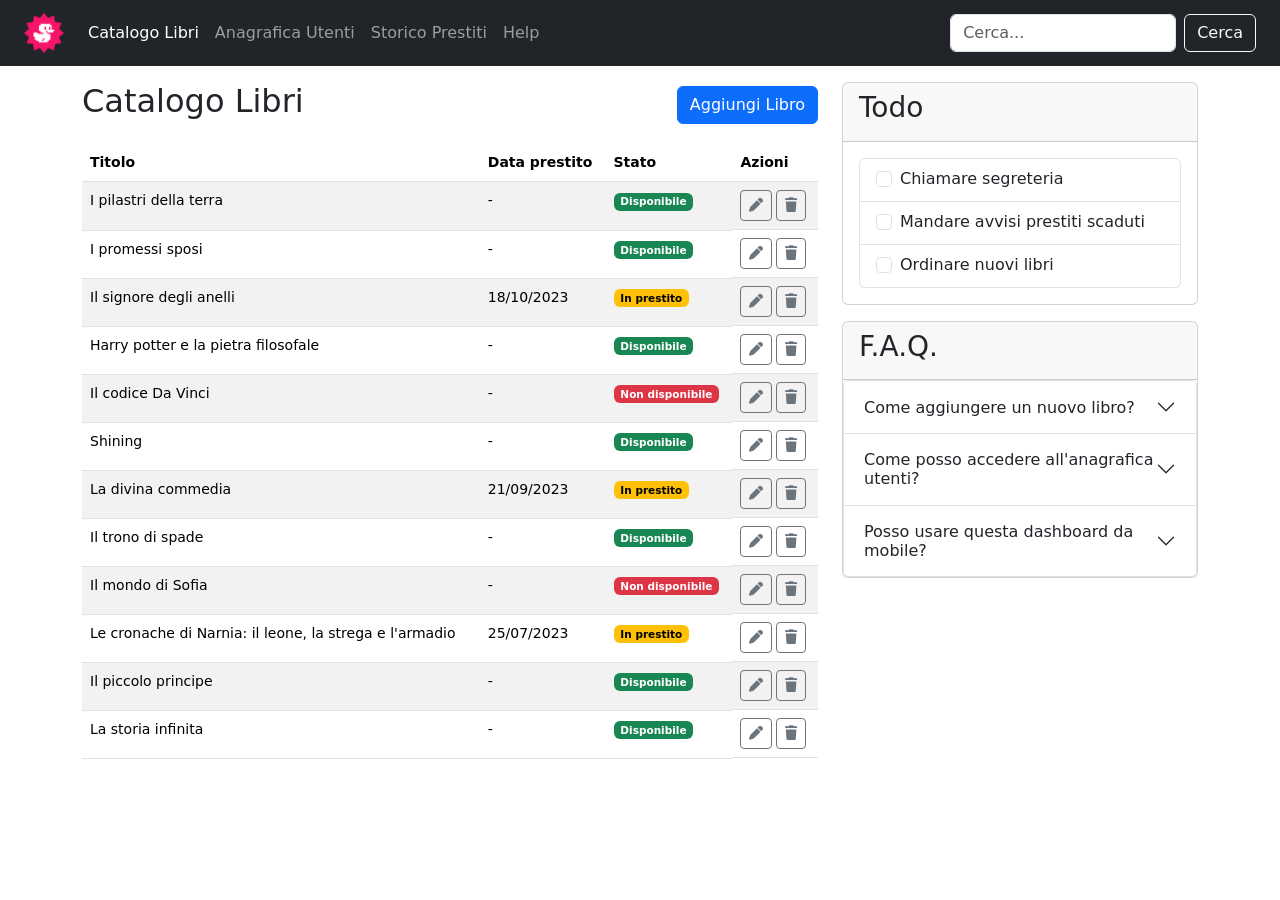
<file: index.html>
<!DOCTYPE html>
<html lang="it">

<head>
    <meta charset="UTF-8">
    <meta name="viewport" content="width=device-width, initial-scale=1.0">
    <title>bootstrap dashboard</title>
    <link href="https://cdn.jsdelivr.net/npm/bootstrap@5.3.8/dist/css/bootstrap.min.css" rel="stylesheet"
        integrity="sha384-sRIl4kxILFvY47J16cr9ZwB07vP4J8+LH7qKQnuqkuIAvNWLzeN8tE5YBujZqJLB" crossorigin="anonymous">
    <link rel="stylesheet" href="https://cdnjs.cloudflare.com/ajax/libs/font-awesome/6.5.0/css/all.min.css">

    <link rel="stylesheet" href="./style/index.css">
</head>

<body>
    <header>
        <nav class="navbar navbar-expand-lg bg-dark navbar-dark">
            <div class="container-fluid px-4">
                <a class="navbar-brand d-flex align-items-center gap-2" href="./index.html">
                    <img src="./img/duck.png" alt="Logo" class="header-logo">
                </a>
                <button class="navbar-toggler" type="button" data-bs-toggle="collapse" data-bs-target="#navMenu"
                    aria-controls="navMenu" aria-expanded="false" aria-label="Toggle navigation">
                    <span class="navbar-toggler-icon"></span>
                </button>
                <div class="collapse navbar-collapse" id="navMenu">
                    <ul class="navbar-nav me-auto mb-2 mb-lg-0">
                        <li class="nav-item">
                            <a class="nav-link text-white" href="./index-offcanvas.html">Catalogo Libri</a>
                        </li>
                        <li class="nav-item">
                            <a class="nav-link " href="./anagrafica-utenti.html">Anagrafica Utenti</a>
                        </li>
                        <li class="nav-item">
                            <a class="nav-link" href="#">Storico Prestiti</a>
                        </li>
                        <li class="nav-item">
                            <a class="nav-link" href="#">Help</a>
                        </li>
                    </ul>
                    <form class="d-flex gap-2" role="search">
                        <input class="form-control" type="search" placeholder="Cerca...">
                        <button class="btn btn-outline-light" type="submit">Cerca</button>
                    </form>
                </div>
            </div>
        </nav>
    </header>

    <main>
        <div class="container">
            <div class="row">
                <div class="col-12 col-lg-8">
                    <div class="d-flex justify-content-between align-items-center mb-3 mt-3">
                        <h2>Catalogo Libri</h2>
                        <button class="btn btn-primary">
                            <a class="text-white text-decoration-none" href="./nuovo-libro.html">Aggiungi Libro</a>
                        </button>
                    </div>
                    <table class="table table-striped table-1 small">
                        <thead>
                            <tr>
                                <th scope="col">Titolo</th>
                                <th scope="col">Data prestito</th>
                                <th scope="col">Stato</th>
                                <th scope="col">Azioni</th>
                            </tr>
                        </thead>
                        <tbody>
                            <tr>
                                <td>I pilastri della terra</td>
                                <td>-</td>
                                <td><span class="badge text-bg-success">Disponibile</span></td>
                                <td class="d-flex flex-nowrap gap-1">
                                    <button class="btn btn-sm btn-outline-secondary">
                                        <i class="fa-solid fa-pen"></i>
                                    </button>
                                    <button class="btn btn-sm btn-outline-secondary">
                                        <i class="fa-solid fa-trash"></i>
                                    </button>
                                </td>
                            </tr>
                            <tr>
                                <td>I promessi sposi</td>
                                <td>-</td>
                                <td><span class="badge text-bg-success">Disponibile</span></td>
                                <td class="d-flex flex-nowrap gap-1">
                                    <button class="btn btn-sm btn-outline-secondary">
                                        <i class="fa-solid fa-pen"></i>
                                    </button>
                                    <button class="btn btn-sm btn-outline-secondary">
                                        <i class="fa-solid fa-trash"></i>
                                    </button>
                                </td>
                            </tr>
                            <tr>
                                <td>Il signore degli anelli</td>
                                <td>18/10/2023</td>
                                <td><span class="badge text-bg-warning">In prestito</span></td>
                                <td class="d-flex flex-nowrap gap-1">
                                    <button class="btn btn-sm btn-outline-secondary">
                                        <i class="fa-solid fa-pen"></i>
                                    </button>
                                    <button class="btn btn-sm btn-outline-secondary">
                                        <i class="fa-solid fa-trash"></i>
                                    </button>
                                </td>
                            </tr>
                            <tr>
                                <td>Harry potter e la pietra filosofale</td>
                                <td>-</td>
                                <td><span class="badge text-bg-success">Disponibile</span></td>
                                <td class="d-flex flex-nowrap gap-1">
                                    <button class="btn btn-sm btn-outline-secondary">
                                        <i class="fa-solid fa-pen"></i>
                                    </button>
                                    <button class="btn btn-sm btn-outline-secondary">
                                        <i class="fa-solid fa-trash"></i>
                                    </button>
                                </td>
                            </tr>
                            <tr>
                                <td>Il codice Da Vinci</td>
                                <td>-</td>
                                <td><span class="badge text-bg-danger">Non disponibile</span></td>
                                <td class="d-flex flex-nowrap gap-1">
                                    <button class="btn btn-sm btn-outline-secondary">
                                        <i class="fa-solid fa-pen"></i>
                                    </button>
                                    <button class="btn btn-sm btn-outline-secondary">
                                        <i class="fa-solid fa-trash"></i>
                                    </button>
                                </td>
                            </tr>
                            <tr>
                                <td>Shining</td>
                                <td>-</td>
                                <td><span class="badge text-bg-success">Disponibile</span></td>
                                <td class="d-flex flex-nowrap gap-1">
                                    <button class="btn btn-sm btn-outline-secondary">
                                        <i class="fa-solid fa-pen"></i>
                                    </button>
                                    <button class="btn btn-sm btn-outline-secondary">
                                        <i class="fa-solid fa-trash"></i>
                                    </button>
                                </td>
                            </tr>
                            <tr>
                                <td>La divina commedia</td>
                                <td>21/09/2023</td>
                                <td><span class="badge text-bg-warning">In prestito</span></td>
                                <td class="d-flex flex-nowrap gap-1">
                                    <button class="btn btn-sm btn-outline-secondary">
                                        <i class="fa-solid fa-pen"></i>
                                    </button>
                                    <button class="btn btn-sm btn-outline-secondary">
                                        <i class="fa-solid fa-trash"></i>
                                    </button>
                                </td>
                            </tr>
                            <tr>
                                <td>Il trono di spade</td>
                                <td>-</td>
                                <td><span class="badge text-bg-success">Disponibile</span></td>
                                <td class="d-flex flex-nowrap gap-1">
                                    <button class="btn btn-sm btn-outline-secondary">
                                        <i class="fa-solid fa-pen"></i>
                                    </button>
                                    <button class="btn btn-sm btn-outline-secondary">
                                        <i class="fa-solid fa-trash"></i>
                                    </button>
                                </td>
                            </tr>
                            <tr>
                                <td>Il mondo di Sofia</td>
                                <td>-</td>
                                <td><span class="badge text-bg-danger">Non disponibile</span></td>
                                <td class="d-flex flex-nowrap gap-1">
                                    <button class="btn btn-sm btn-outline-secondary">
                                        <i class="fa-solid fa-pen"></i>
                                    </button>
                                    <button class="btn btn-sm btn-outline-secondary">
                                        <i class="fa-solid fa-trash"></i>
                                    </button>
                                </td>
                            </tr>
                            <tr>
                                <td>Le cronache di Narnia: il leone, la strega e l'armadio</td>
                                <td>25/07/2023</td>
                                <td><span class="badge text-bg-warning">In prestito</span></td>
                                <td class="d-flex flex-nowrap gap-1">
                                    <button class="btn btn-sm btn-outline-secondary">
                                        <i class="fa-solid fa-pen"></i>
                                    </button>
                                    <button class="btn btn-sm btn-outline-secondary">
                                        <i class="fa-solid fa-trash"></i>
                                    </button>
                                </td>
                            </tr>
                            <tr>
                                <td>Il piccolo principe</td>
                                <td>-</td>
                                <td><span class="badge text-bg-success">Disponibile</span></td>
                                <td class="d-flex flex-nowrap gap-1">
                                    <button class="btn btn-sm btn-outline-secondary">
                                        <i class="fa-solid fa-pen"></i>
                                    </button>
                                    <button class="btn btn-sm btn-outline-secondary">
                                        <i class="fa-solid fa-trash"></i>
                                    </button>
                                </td>
                            </tr>
                            <tr>
                                <td>La storia infinita</td>
                                <td>-</td>
                                <td><span class="badge text-bg-success">Disponibile</span></td>
                                <td class="d-flex flex-nowrap gap-1">
                                    <button class="btn btn-sm btn-outline-secondary">
                                        <i class="fa-solid fa-pen"></i>
                                    </button>
                                    <button class="btn btn-sm btn-outline-secondary">
                                        <i class="fa-solid fa-trash"></i>
                                    </button>
                                </td>
                            </tr>
                        </tbody>
                    </table>
                </div>
                <div class="col-12 col-lg-4 mb-3 mt-3">
                    <div class="card mb-3">
                        <div class="card-header">
                            <h3>Todo</h3>
                        </div>
                        <div class="card-body">
                            <ul class="list-group list-group">
                                <li class="list-group-item">
                                    <div class="form-check">
                                        <input class="form-check-input" type="checkbox" id="check1">
                                        <label class="form-check-label" for="check1">Chiamare segreteria</label>
                                    </div>
                                </li>
                                <li class="list-group-item">
                                    <div class="form-check">
                                        <input class="form-check-input" type="checkbox" id="check2">
                                        <label class="form-check-label" for="check2">Mandare avvisi prestiti scaduti</label>
                                    </div>
                                </li>
                                <li class="list-group-item">
                                    <div class="form-check">
                                        <input class="form-check-input" type="checkbox" id="check2">
                                        <label class="form-check-label" for="check2">Ordinare nuovi libri</label>
                                    </div>
                                </li>
                            </ul>
                        </div>
                    </div>
                    <div class="card">
                        <div class="card-header">
                            <h3>F.A.Q.</h3>
                            </div>
                        <div class="accordion" id="faq">
                            <div class="accordion-item">
                                <h2 class="accordion-header">
                                    <button class="accordion-button collapsed" data-bs-toggle="collapse" data-bs-target="#faq1">
                                        Come aggiungere un nuovo libro?
                                    </button>
                                </h2>
                                <div id="faq1" class="accordion-collapse collapse " data-bs-parent="#faq">
                                    <div class="accordion-body">Eh speravi in una risposta? Anch'io, ma non si puó avere tutto.</div>
                                </div>
                            </div>
                            <div class="accordion-item">
                                <h2 class="accordion-header">
                                    <button class="accordion-button collapsed" data-bs-toggle="collapse" data-bs-target="#faq2">
                                        Come posso accedere all'anagrafica utenti?
                                    </button>
                                </h2>
                                <div id="faq2" class="accordion-collapse collapse" data-bs-parent="#faq">
                                    <div class="accordion-body">Basta andare al comune, ufficio 4 in fondo a destra</div>
                                </div>
                            </div>
                            <div class="accordion-item">
                                <h2 class="accordion-header">
                                    <button class="accordion-button collapsed" data-bs-toggle="collapse" data-bs-target="#faq3">
                                        Posso usare questa dashboard da mobile?
                                    </button>
                                </h2>
                                <div id="faq3" class="accordion-collapse collapse" data-bs-parent="#faq">
                                    <div class="accordion-body">Si spera di si</div>
                                </div>
                            </div>
                        </div>
                    </div>
                </div>
            </div>
    </main>
    <script src="https://cdn.jsdelivr.net/npm/bootstrap@5.3.8/dist/js/bootstrap.bundle.min.js"
        integrity="sha384-FKyoEForCGlyvwx9Hj09JcYn3nv7wiPVlz7YYwJrWVcXK/BmnVDxM+D2scQbITxI"
        crossorigin="anonymous"></script>
</body>

</html>
</file>
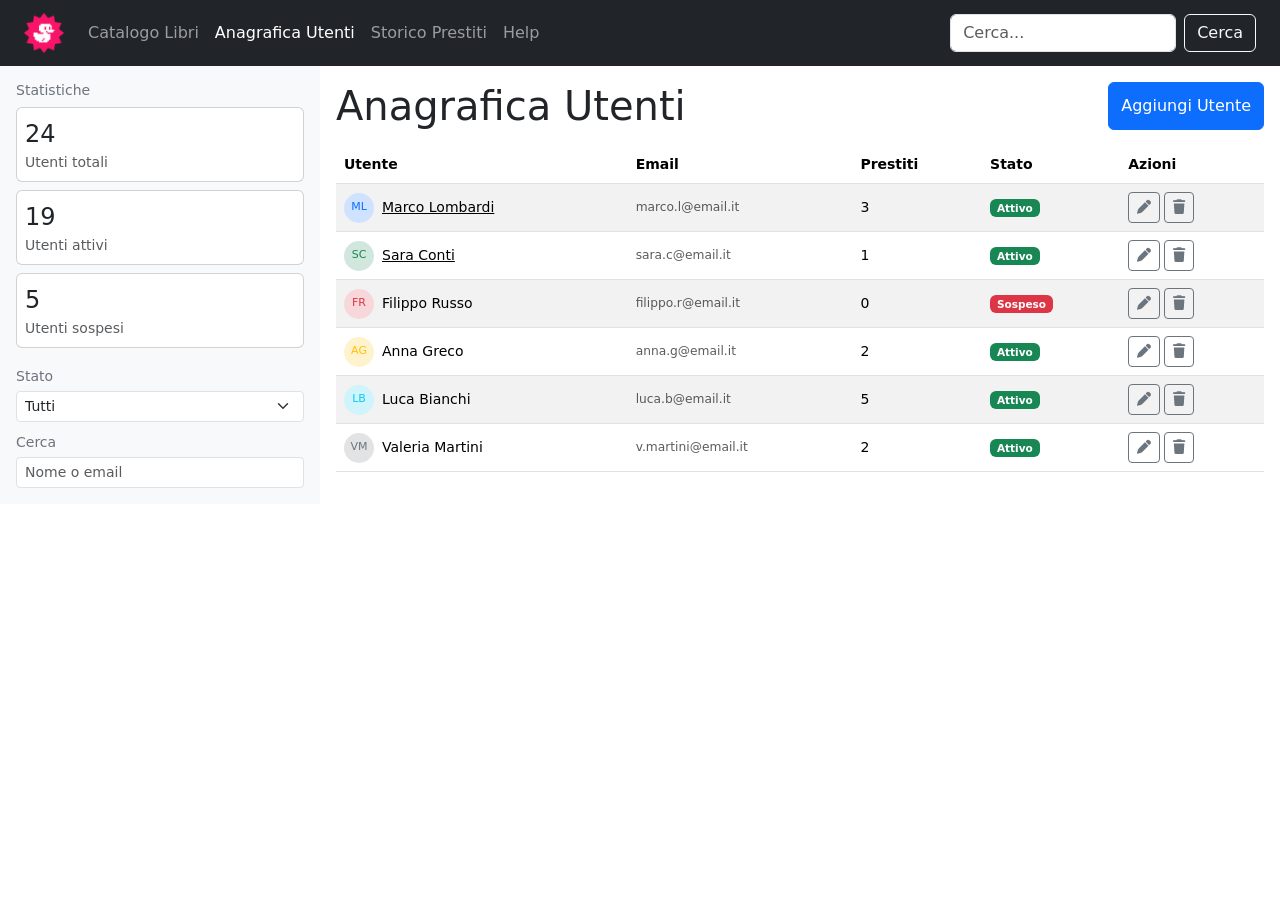
<file: anagrafica-utenti.html>
<!DOCTYPE html>
<html lang="it">

<head>
    <meta charset="UTF-8">
    <meta name="viewport" content="width=device-width, initial-scale=1.0">
    <title>Anagrafica Utenti</title>
    <link href="https://cdn.jsdelivr.net/npm/bootstrap@5.3.8/dist/css/bootstrap.min.css" rel="stylesheet"
        integrity="sha384-sRIl4kxILFvY47J16cr9ZwB07vP4J8+LH7qKQnuqkuIAvNWLzeN8tE5YBujZqJLB" crossorigin="anonymous">
    <link rel="stylesheet" href="https://cdnjs.cloudflare.com/ajax/libs/font-awesome/6.5.0/css/all.min.css">

    <link rel="stylesheet" href="./style/index.css">
</head>

<body>
    <header>
        <nav class="navbar navbar-expand-lg bg-dark navbar-dark">
            <div class="container-fluid px-4">
                <a class="navbar-brand d-flex align-items-center gap-2" href="./index.html">
                    <img src="./img/duck.png" alt="Logo" class="header-logo">
                </a>
                <button class="navbar-toggler" type="button" data-bs-toggle="collapse" data-bs-target="#navMenu"
                    aria-controls="navMenu" aria-expanded="false" aria-label="Toggle navigation">
                    <span class="navbar-toggler-icon"></span>
                </button>
                <div class="collapse navbar-collapse" id="navMenu">
                    <ul class="navbar-nav me-auto mb-2 mb-lg-0">
                        <li class="nav-item">
                            <a class="nav-link" href="./index-offcanvas.html">Catalogo Libri</a>
                        </li>
                        <li class="nav-item">
                            <a class="nav-link text-white" href="./anagrafica-utenti.html">Anagrafica Utenti</a>
                        </li>
                        <li class="nav-item">
                            <a class="nav-link" href="#">Storico Prestiti</a>
                        </li>
                        <li class="nav-item">
                            <a class="nav-link" href="#">Help</a>
                        </li>
                    </ul>
                    <form class="d-flex gap-2" role="search">
                        <input class="form-control" type="search" placeholder="Cerca...">
                        <button class="btn btn-outline-light" type="submit">Cerca</button>
                    </form>
                </div>
            </div>
        </nav>
    </header>

    <div class="container-fluid p-0">
        <div class="row g-0">
            <aside class="col-md-3 d-none d-md-block p-3 bg-light">
                <h4 class="small fw-medium text-secondary mb-2">Statistiche</h4>
                <article class="card mb-2">
                    <div class="card-body p-2">
                        <strong class="fs-4 fw-medium">24</strong>
                        <small class="text-muted d-block">Utenti totali</small>
                    </div>
                </article>
                <article class="card mb-2">
                    <div class="card-body p-2">
                        <strong class="fs-4 fw-medium">19</strong>
                        <small class="text-muted d-block">Utenti attivi</small>
                    </div>
                </article>
                <article class="card mb-2">
                    <div class="card-body p-2">
                        <strong class="fs-4 fw-medium">5</strong>
                        <small class="text-muted d-block">Utenti sospesi</small>
                    </div>
                </article>
                <div class="mt-3">
                    <label for="stato-utente" class="form-label small text-secondary mb-1">Stato</label>
                    <select name="stato utente" id="stato-utente" class="form-select form-select-sm mb-2">
                        <option selected>Tutti</option>
                        <option>Attivo</option>
                        <option>Sospeso</option>
                    </select>
                    <label for="cerca-utente" class="form-label small text-secondary mb-1">Cerca</label>
                    <input type="text" class="form-control form-control-sm" placeholder="Nome o email"
                        id="cerca-utente">
                </div>
            </aside>
            <main class="col-12 col-md-9 p-3">
                <div class="d-flex justify-content-between aling-items-center mb-3">
                    <h1 class="fw-medium mb-0">Anagrafica Utenti</h1>
                    <button class="btn btn-primary">
                        <a class="text-white text-decoration-none" href="#">Aggiungi Utente</a>
                    </button>
                </div>
                <div class="d-flex d-md-none gap-2 mb-3">
                    <input type="text" class="form-control form-control-sm w-75" placeholder="cerca per nome o email">
                    <select name="stato utente" class="form-select form-select-sm w-25">
                        <option selected>Tutti gli stati</option>
                        <option>Attivo</option>
                        <option>Sospeso</option>
                    </select>
                </div>
                <div class="d-sm-none d-flex flex-column gap-2 ">
                    <div class="card border p-2">
                        <div class="d-flex align-items-center gap-2">
                            <div class="avatar-utente bg-primary-subtle text-primary">ML</div>
                            <div class="flex-grow-1 overflow-hidden">
                                <div class="fw-medium small text-truncate">Marco Lombardi</div>
                                <div class="text-muted small">marco.l@email.it - 3 prestiti</div>
                            </div>
                            <div class="d-flex flex-column align-items-center gap-1">
                                <span class="badge text-bg-success w-100">Attivo</span>
                                <div class="d-flex gap-1">
                                    <button class="btn btn-sm btn-outline-secondary">
                                        <i class="fa-solid fa-pen"></i>
                                    </button>
                                    <button class="btn btn-sm btn-outline-secondary">
                                        <i class="fa-solid fa-trash"></i>
                                    </button>
                                </div>
                            </div>
                        </div>
                    </div>
                    <div class="card border p-2">
                        <div class="d-flex align-items-center gap-2">
                            <div class="avatar-utente bg-success-subtle text-success">SC</div>
                            <div class="flex-grow-1 overflow-hidden">
                                <div class="fw-medium small text-truncate">Sara Conti</div>
                                <div class="text-muted small">sara.c@email.it - 1 prestito</div>
                            </div>
                            <div class="d-flex flex-column align-items-center gap-1">
                                <span class="badge text-bg-success w-100">Attivo</span>
                                <div class="d-flex gap-1">
                                    <button class="btn btn-sm btn-outline-secondary">
                                        <i class="fa-solid fa-pen"></i>
                                    </button>
                                    <button class="btn btn-sm btn-outline-secondary">
                                        <i class="fa-solid fa-trash"></i>
                                    </button>
                                </div>
                            </div>
                        </div>
                    </div>
                    <div class="card border p-2">
                        <div class="d-flex align-items-center gap-2">
                            <div class="avatar-utente bg-danger-subtle text-danger">FR</div>
                            <div class="flex-grow-1 overflow-hidden">
                                <div class="fw-medium small text-truncate">Filippo Russo</div>
                                <div class="text-muted small">filippo.r@email.it - 0 prestiti</div>
                            </div>
                            <div class="d-flex flex-column align-items-center gap-1">
                                <span class="badge text-bg-danger w-100">Sospeso</span>
                                <div class="d-flex gap-1">
                                    <button class="btn btn-sm btn-outline-secondary">
                                        <i class="fa-solid fa-pen"></i>
                                    </button>
                                    <button class="btn btn-sm btn-outline-secondary">
                                        <i class="fa-solid fa-trash"></i>
                                    </button>
                                </div>
                            </div>
                        </div>
                    </div>
                    <div class="card border p-2">
                        <div class="d-flex align-items-center gap-2">
                            <div class="avatar-utente bg-warning-subtle text-warning">AG</div>
                            <div class="flex-grow-1 overflow-hidden">
                                <div class="fw-medium small text-truncate">Anna Greco</div>
                                <div class="text-muted small">anna.g@email.it - 2 prestiti</div>
                            </div>
                            <div class="d-flex flex-column align-items-center gap-1">
                                <span class="badge text-bg-success w-100">Attivo</span>
                                <div class="d-flex gap-1">
                                    <button class="btn btn-sm btn-outline-secondary">
                                        <i class="fa-solid fa-pen"></i>
                                    </button>
                                    <button class="btn btn-sm btn-outline-secondary">
                                        <i class="fa-solid fa-trash"></i>
                                    </button>
                                </div>
                            </div>
                        </div>
                    </div>
                    <div class="card border p-2">
                        <div class="d-flex align-items-center gap-2">
                            <div class="avatar-utente bg-info-subtle text-info">LB</div>
                            <div class="flex-grow-1 overflow-hidden">
                                <div class="fw-medium small text-truncate">Luca Bianchi</div>
                                <div class="text-muted small">luca.b@email.it - 5 prestiti</div>
                            </div>
                            <div class="d-flex flex-column align-items-center gap-1">
                                <span class="badge text-bg-success w-100">Attivo</span>
                                <div class="d-flex gap-1">
                                    <button class="btn btn-sm btn-outline-secondary">
                                        <i class="fa-solid fa-pen"></i>
                                    </button>
                                    <button class="btn btn-sm btn-outline-secondary">
                                        <i class="fa-solid fa-trash"></i>
                                    </button>
                                </div>
                            </div>
                        </div>
                    </div>
                    <div class="card border p-2">
                        <div class="d-flex align-items-center gap-2">
                            <div class="avatar-utente bg-secondary-subtle text-secondary">VM</div>
                            <div class="flex-grow-1 overflow-hidden">
                                <div class="fw-medium small text-truncate">Valeria Martini</div>
                                <div class="text-muted small">v.martini@email.it - 2 prestiti</div>
                            </div>
                            <div class="d-flex flex-column align-items-center gap-1">
                                <span class="badge text-bg-success w-100">Attivo</span>
                                <div class="d-flex gap-1">
                                    <button class="btn btn-sm btn-outline-secondary">
                                        <i class="fa-solid fa-pen"></i>
                                    </button>
                                    <button class="btn btn-sm btn-outline-secondary">
                                        <i class="fa-solid fa-trash"></i>
                                    </button>
                                </div>
                            </div>
                        </div>
                    </div>
                </div>
                <div class="d-none d-sm-flex">
                    <div class="flex-grow-1">
                        <table class="table table-md table-striped align-middle mb-0 small">
                            <thead>
                                <tr>
                                    <th scope="col">Utente</th>
                                    <th scope="col">Email</th>
                                    <th scope="col">Prestiti</th>
                                    <th scope="col">Stato</th>
                                    <th scope="col">Azioni</th>
                                </tr>
                            </thead>
                            <tbody>
                                <tr class="">
                                    <td>
                                        <div class="d-flex align-items-center gap-2">
                                            <div class="avatar-utente bg-primary-subtle text-primary">ML</div>
                                            <span class="text-decoration-underline" style="cursor:pointer;"
                                                data-bs-toggle="offcanvas" data-bs-target="#user-detail-1">
                                                Marco Lombardi
                                            </span>
                                        </div>
                                    </td>
                                    <td class="text-muted small">marco.l@email.it</td>
                                    <td>3</td>
                                    <td><span class="badge text-bg-success">Attivo</span></td>
                                    <td>
                                        <div class="d-flex gap-1">
                                            <button class="btn btn-sm btn-outline-secondary">
                                                <i class="fa-solid fa-pen"></i>
                                            </button>
                                            <button class="btn btn-sm btn-outline-secondary">
                                                <i class="fa-solid fa-trash"></i>
                                            </button>
                                    </td>
                                </tr>
                                <tr>
                                    <td>
                                        <div class="d-flex align-items-center gap-2">
                                            <div class="avatar-utente bg-success-subtle text-success">SC</div>
                                            <span class="text-decoration-underline" style="cursor:pointer;"
                                                data-bs-toggle="offcanvas" data-bs-target="#user-detail-2">
                                                Sara Conti
                                            </span>
                                        </div>
                                    </td>
                                    <td class="text-muted small">sara.c@email.it</td>
                                    <td>1</td>
                                    <td><span class="badge text-bg-success">Attivo</span></td>
                                    <td>
                                        <div class="d-flex gap-1">
                                            <button class="btn btn-sm btn-outline-secondary">
                                                <i class="fa-solid fa-pen"></i>
                                            </button>
                                            <button class="btn btn-sm btn-outline-secondary">
                                                <i class="fa-solid fa-trash"></i>
                                            </button>
                                    </td>
                                </tr>
                                <tr>
                                    <td>
                                        <div class="d-flex align-items-center gap-2">
                                            <div class="avatar-utente bg-danger-subtle text-danger">FR</div>
                                            <span>Filippo Russo</span>
                                        </div>
                                    </td>
                                    <td class="text-muted small">filippo.r@email.it</td>
                                    <td>0</td>
                                    <td><span class="badge text-bg-danger">Sospeso</span></td>
                                    <td>
                                        <div class="d-flex gap-1">
                                            <button class="btn btn-sm btn-outline-secondary">
                                                <i class="fa-solid fa-pen"></i>
                                            </button>
                                            <button class="btn btn-sm btn-outline-secondary">
                                                <i class="fa-solid fa-trash"></i>
                                            </button>
                                    </td>
                                </tr>
                                <tr>
                                    <td>
                                        <div class="d-flex align-items-center gap-2">
                                            <div class="avatar-utente bg-warning-subtle text-warning">AG</div>
                                            <span>Anna Greco</span>
                                        </div>
                                    </td>
                                    <td class="text-muted small">anna.g@email.it</td>
                                    <td>2</td>
                                    <td><span class="badge text-bg-success">Attivo</span></td>
                                    <td>
                                        <div class="d-flex gap-1">
                                            <button class="btn btn-sm btn-outline-secondary">
                                                <i class="fa-solid fa-pen"></i>
                                            </button>
                                            <button class="btn btn-sm btn-outline-secondary">
                                                <i class="fa-solid fa-trash"></i>
                                            </button>
                                    </td>
                                </tr>
                                <tr>
                                    <td>
                                        <div class="d-flex align-items-center gap-2">
                                            <div class="avatar-utente bg-info-subtle text-info">LB</div>
                                            <span>Luca Bianchi</span>
                                        </div>
                                    </td>
                                    <td class="text-muted small">luca.b@email.it</td>
                                    <td>5</td>
                                    <td><span class="badge text-bg-success">Attivo</span></td>
                                    <td>
                                        <div class="d-flex gap-1">
                                            <button class="btn btn-sm btn-outline-secondary">
                                                <i class="fa-solid fa-pen"></i>
                                            </button>
                                            <button class="btn btn-sm btn-outline-secondary">
                                                <i class="fa-solid fa-trash"></i>
                                            </button>
                                    </td>
                                </tr>
                                <tr>
                                    <td>
                                        <div class="d-flex align-items-center gap-2">
                                            <div class="avatar-utente bg-secondary-subtle text-secondary">VM</div>
                                            <span>Valeria Martini</span>
                                        </div>
                                    </td>
                                    <td class="text-muted small">v.martini@email.it</td>
                                    <td>2</td>
                                    <td><span class="badge text-bg-success">Attivo</span></td>
                                    <td>
                                        <div class="d-flex gap-1">
                                            <button class="btn btn-sm btn-outline-secondary">
                                                <i class="fa-solid fa-pen"></i>
                                            </button>
                                            <button class="btn btn-sm btn-outline-secondary">
                                                <i class="fa-solid fa-trash"></i>
                                            </button>
                                    </td>
                                </tr>
                            </tbody>
                        </table>
                        <div class="offcanvas offcanvas-end" id="user-detail-1">
                            <div class="offcanvas-header">
                                <h5 class="offcanvas-title">Dettagli Utente</h5>
                                <button class="btn-close" data-bs-dismiss="offcanvas"></button>
                            </div>
                            <div class="offcanvas-body">
                                <div class="card">
                                    <div class="d-flex justify-content-center my-1">
                                        <div class="card-avatar bg-primary-subtle text-primary">ML</div>
                                    </div>
                                    <div class="text-center fw-medium mb-1 small">Marco Lombardi</div>
                                    <div class="text-center text-muted mb-3 small">marco.l@email.it
                                    </div>
                                    <div class="card-body">
                                        <div class="d-flex justify-content-between border-bottom py-1 small">
                                            <span class="text-muted">Telefono</span>
                                            <span class="fw-medium">333 1234567</span>
                                        </div>
                                        <div class="d-flex justify-content-between border-bottom py-1 small">
                                            <span class="text-muted">Stato</span>
                                            <span class="badge bg-success">Attivo</span>
                                        </div>
                                        <div class="d-flex justify-content-between border-bottom py-1 small">
                                            <span class="text-muted">Iscritto il</span>
                                            <span class="fw-medium">12/03/2022</span>
                                        </div>
                                        <div class="d-flex justify-content-between border-bottom py-1 small">
                                            <span class="text-muted">Prestiti attivi</span>
                                            <span class="fw-medium">3</span>
                                        </div>
                                        <div class="d-flex justify-content-between py-1 small">
                                            <span class="text-muted">Prestiti totali</span>
                                            <span class="fw-medium">14</span>
                                        </div>
                                    </div>
                                </div>
                            </div>
                        </div>
                        <div class="offcanvas offcanvas-end" id="user-detail-2">
                            <div class="offcanvas-header">
                                <h5 class="offcanvas-title">Dettagli Utente</h5>
                                <button class="btn-close" data-bs-dismiss="offcanvas"></button>
                            </div>
                            <div class="offcanvas-body">
                                <div class="card">
                                    <div class="d-flex justify-content-center mb-1">
                                        <div class="card-avatar bg-success-subtle text-success">SC</div>
                                    </div>
                                    <div class="text-center fw-medium mb-1 small">Sara Conti</div>
                                    <div class="text-center text-muted mb-3 small">sara.c@email.it</div>
                                    <div class="card-body">
                                        <div class="d-flex justify-content-between border-bottom py-1 small">
                                            <span class="text-muted">Telefono</span>
                                            <span class="fw-medium">333 1234567</span>
                                        </div>
                                        <div class="d-flex justify-content-between border-bottom py-1 small">
                                            <span class="text-muted">Stato</span>
                                            <span class="badge bg-success">Attivo</span>
                                        </div>
                                        <div class="d-flex justify-content-between border-bottom py-1 small">
                                            <span class="text-muted">Iscritto il</span>
                                            <span class="fw-medium">13/05/2021</span>
                                        </div>
                                        <div class="d-flex justify-content-between border-bottom py-1 small">
                                            <span class="text-muted">Prestiti attivi</span>
                                            <span class="fw-medium">1</span>
                                        </div>
                                        <div class="d-flex justify-content-between py-1 small">
                                            <span class="text-muted">Prestiti totali</span>
                                            <span class="fw-medium">22</span>
                                        </div>
                                    </div>
                                </div>
                            </div>
                        </div>
                    </div>
                </div>
            </main>
        </div>
    </div>
    <script src="https://cdn.jsdelivr.net/npm/bootstrap@5.3.8/dist/js/bootstrap.bundle.min.js"
        integrity="sha384-FKyoEForCGlyvwx9Hj09JcYn3nv7wiPVlz7YYwJrWVcXK/BmnVDxM+D2scQbITxI"
        crossorigin="anonymous"></script>
</body>

</html>
</file>
<file: style/index.css>
.header-logo {
    width: 40px;
    height: 40px;
}

.avatar-utente{
    width: 30px;
    height: 30px;
    border-radius: 50%;
    display: inline-flex;
    align-items: center;
    justify-content: center;
    font-size: 11px;
    font-weight: 500;
    flex-shrink: 0;
}

.card-avatar{
    width: 60px;
    aspect-ratio: 1;
    border-radius: 50%;
    display: inline-flex;
    align-items: center;
    justify-content: center;
    font-size: 20px;
    font-weight: 500;
    flex-shrink: 0;
}


/*media query*/
@media screen and (min-width: 0px) {

    .table-1 th:nth-child(2),
    .table-1 td:nth-child(2) {
        display: none;
    }
}

@media screen and (min-width: 768px) {

    .table-1 th:nth-child(2),
    .table-1 td:nth-child(2) {
        display: table-cell;
    }
}
</file>
